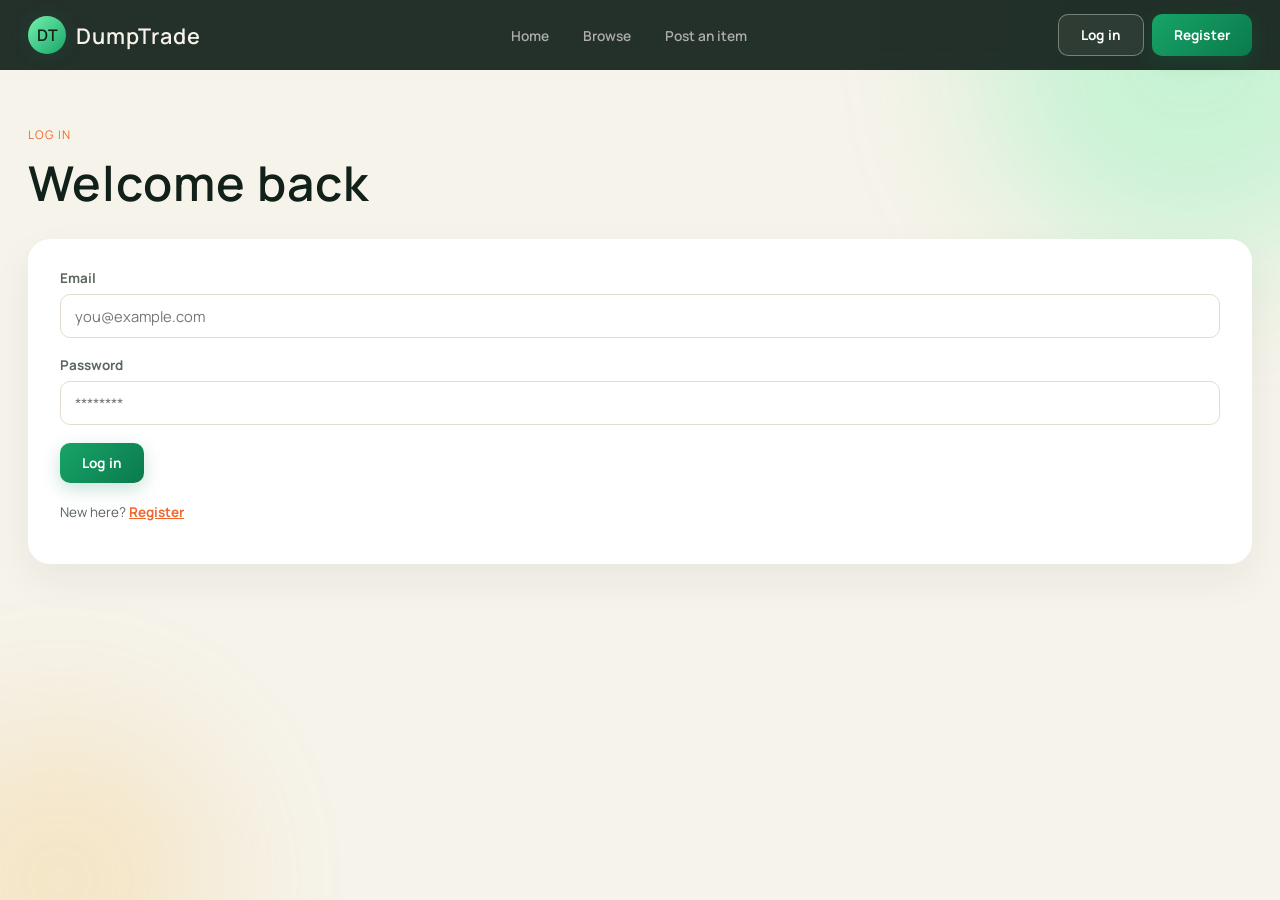
<file: frontend/login.html>
<!DOCTYPE html>
<html lang="en">
<head>
<meta charset="UTF-8">
<meta name="viewport" content="width=device-width, initial-scale=1.0">
<title>Log in &mdash; DumpTrade</title>
<link rel="stylesheet" href="css/styles.css?v=3">
</head>
<body>

<div class="blob blob-1"></div>
<div class="blob blob-2"></div>

<nav class="topnav">
  <a class="brand" href="index.html"><span class="brand-mark">DT</span><span class="brand-name">DumpTrade</span></a>
  <div class="nav-links">
    <a class="nav-btn" href="index.html">Home</a>
    <a class="nav-btn" href="browse.html">Browse</a>
    <a class="nav-btn" href="post.html">Post an item</a>
  </div>
  <div class="nav-auth">
    <a class="btn btn-outline" href="login.html">Log in</a>
    <a class="btn btn-primary" href="register.html">Register</a>
  </div>
</nav>

<main>
  <div class="section">
    <div class="section-head"><span class="section-eyebrow">LOG IN</span><h2>Welcome back</h2></div>
    <form class="form-card auth-card" onsubmit="handleAuthSubmit(event)">
      <label class="field"><span>Email</span><input id="login-email" type="email" required placeholder="you@example.com"></label>
      <label class="field"><span>Password</span><input id="login-password" type="password" required placeholder="********"></label>
      <div class="detail-actions">
        <button class="btn btn-primary" type="submit">Log in</button>
      </div>
      <p class="auth-switch">New here? <a class="link-btn" href="register.html">Register</a></p>
    </form>
  </div>
</main>

<script src="js/api.js"></script>
<script src="js/listings.js"></script>
<script src="js/auth.js"></script>
</body>
</html>
</file>
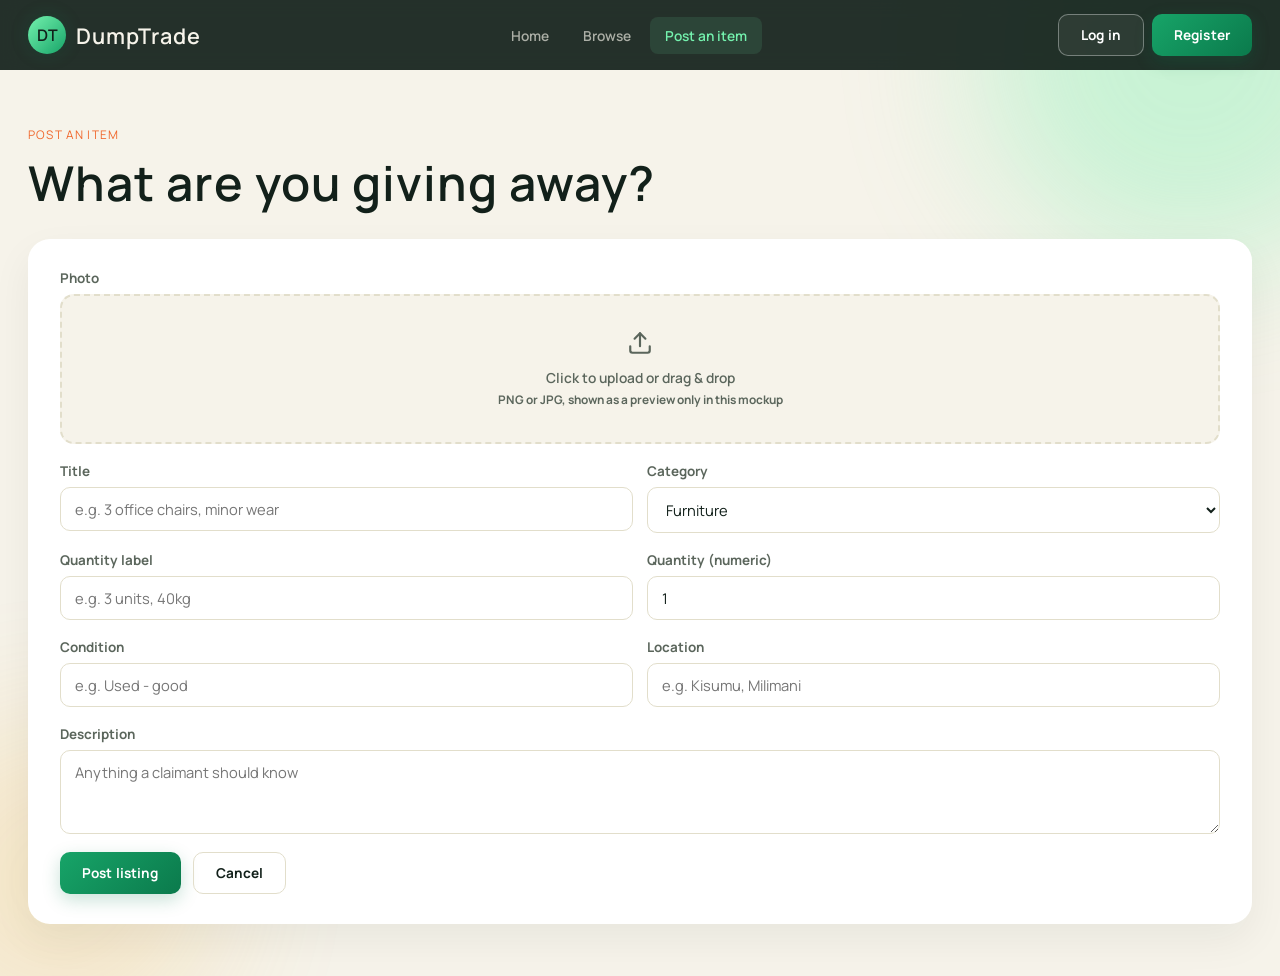
<file: frontend/post.html>
<!DOCTYPE html>
<html lang="en">
<head>
<meta charset="UTF-8">
<meta name="viewport" content="width=device-width, initial-scale=1.0">
<title>Post an item &mdash; DumpTrade</title>
<link rel="stylesheet" href="css/styles.css?v=3">
</head>
<body>

<div class="blob blob-1"></div>
<div class="blob blob-2"></div>

<nav class="topnav">
  <a class="brand" href="index.html"><span class="brand-mark">DT</span><span class="brand-name">DumpTrade</span></a>
  <div class="nav-links">
    <a class="nav-btn" href="index.html">Home</a>
    <a class="nav-btn" href="browse.html">Browse</a>
    <a class="nav-btn active" href="post.html">Post an item</a>
  </div>
  <div class="nav-auth">
    <a class="btn btn-outline" href="login.html">Log in</a>
    <a class="btn btn-primary" href="register.html">Register</a>
  </div>
</nav>

<main>
  <div class="section">
    <div class="section-head"><span class="section-eyebrow">POST AN ITEM</span><h2>What are you giving away?</h2></div>
    <div class="form-card">
      <label class="field"><span>Photo</span>
        <div id="dropzone" class="dropzone">
          <svg width="26" height="26" viewBox="0 0 24 24" fill="none" stroke="currentColor" stroke-width="2" stroke-linecap="round" stroke-linejoin="round"><path d="M21 15v4a2 2 0 0 1-2 2H5a2 2 0 0 1-2-2v-4"></path><polyline points="17 8 12 3 7 8"></polyline><line x1="12" y1="3" x2="12" y2="15"></line></svg>
          <div class="dropzone-text">Click to upload or drag & drop</div>
          <div class="dropzone-sub">PNG or JPG, shown as a preview only in this mockup</div>
        </div>
        <input type="file" id="photo-input" accept="image/*" style="display:none">
      </label>
      <div class="field-row">
        <label class="field"><span>Title</span><input id="f-title" placeholder="e.g. 3 office chairs, minor wear"></label>
        <label class="field"><span>Category</span>
          <select id="f-category"></select>
        </label>
      </div>
      <div class="field-row">
        <label class="field"><span>Quantity label</span><input id="f-qtylabel" placeholder="e.g. 3 units, 40kg"></label>
        <label class="field"><span>Quantity (numeric)</span><input id="f-qtynum" type="number" min="1" value="1"></label>
      </div>
      <div class="field-row">
        <label class="field"><span>Condition</span><input id="f-condition" placeholder="e.g. Used - good"></label>
        <label class="field"><span>Location</span><input id="f-location" placeholder="e.g. Kisumu, Milimani"></label>
      </div>
      <label class="field"><span>Description</span><textarea id="f-description" rows="3" placeholder="Anything a claimant should know"></textarea></label>
      <div class="detail-actions">
        <button class="btn btn-primary" onclick="submitPost()">Post listing</button>
        <a class="btn btn-outline-dark" href="index.html">Cancel</a>
      </div>
    </div>
  </div>
</main>

<script src="js/api.js"></script>
<script src="js/listings.js"></script>
<script src="js/post.js"></script>
</body>
</html>
</file>
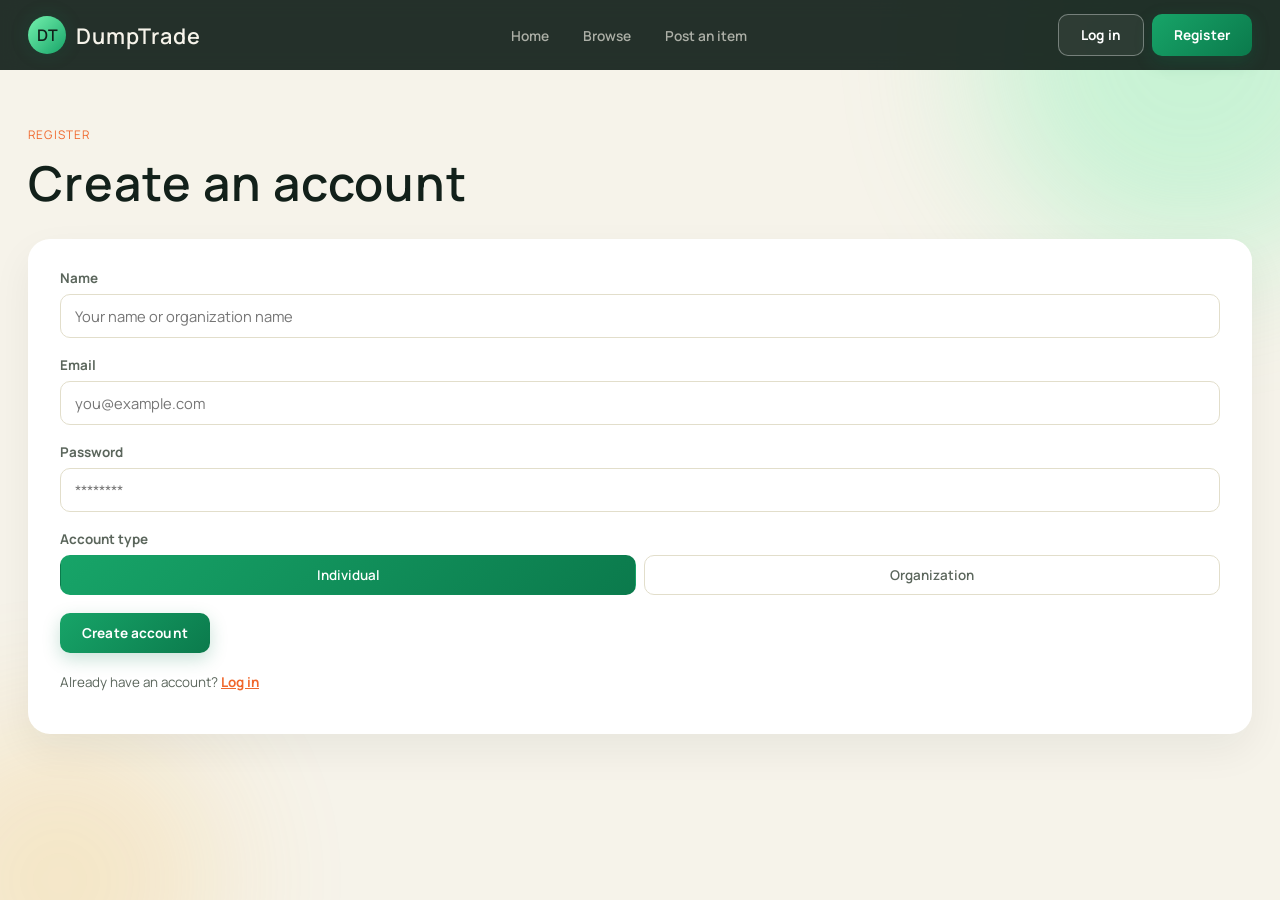
<file: frontend/register.html>
<!DOCTYPE html>
<html lang="en">
<head>
<meta charset="UTF-8">
<meta name="viewport" content="width=device-width, initial-scale=1.0">
<title>Register &mdash; DumpTrade</title>
<link rel="stylesheet" href="css/styles.css?v=3">
</head>
<body>

<div class="blob blob-1"></div>
<div class="blob blob-2"></div>

<nav class="topnav">
  <a class="brand" href="index.html"><span class="brand-mark">DT</span><span class="brand-name">DumpTrade</span></a>
  <div class="nav-links">
    <a class="nav-btn" href="index.html">Home</a>
    <a class="nav-btn" href="browse.html">Browse</a>
    <a class="nav-btn" href="post.html">Post an item</a>
  </div>
  <div class="nav-auth">
    <a class="btn btn-outline" href="login.html">Log in</a>
    <a class="btn btn-primary" href="register.html">Register</a>
  </div>
</nav>

<main>
  <div class="section">
    <div class="section-head"><span class="section-eyebrow">REGISTER</span><h2>Create an account</h2></div>
    <form class="form-card auth-card" onsubmit="handleAuthSubmit(event)">
      <label class="field"><span>Name</span><input id="reg-name" required placeholder="Your name or organization name"></label>
      <label class="field"><span>Email</span><input id="reg-email" type="email" required placeholder="you@example.com"></label>
      <label class="field"><span>Password</span><input id="reg-password" type="password" required placeholder="********"></label>
      <label class="field"><span>Account type</span>
        <div class="toggle-row">
          <button type="button" class="toggle-btn toggle-active" id="toggle-individual" onclick="selectAccountType('individual')">Individual</button>
          <button type="button" class="toggle-btn" id="toggle-organization" onclick="selectAccountType('organization')">Organization</button>
        </div>
      </label>
      <div class="detail-actions">
        <button class="btn btn-primary" type="submit">Create account</button>
      </div>
      <p class="auth-switch">Already have an account? <a class="link-btn" href="login.html">Log in</a></p>
    </form>
  </div>
</main>

<script src="js/api.js"></script>
<script src="js/listings.js"></script>
<script src="js/auth.js"></script>
</body>
</html>
</file>
<file: frontend/css/styles.css>
@import url('https://fonts.googleapis.com/css2?family=Manrope:wght@400;500;600;700&display=swap');

:root {
  --paper: #F6F3EA;
  --paper-deep: #ECE8D9;
  --ink: #12201A;
  --ink-soft: #5B665C;
  --green-1: #0B7A4C;
  --green-2: #17A468;
  --green-3: #74F2AE;
  --tangerine: #F0672C;
  --gold: #F0AE2E;
  --card: #FFFFFF;
  --line: #E2DECB;
  --shadow-green: rgba(11, 122, 76, 0.22);
  --radius: 16px;
}

* { box-sizing: border-box; }
html, body { margin: 0; padding: 0; }
body {
  font-family: 'Manrope', sans-serif;
  background: var(--paper);
  color: var(--ink);
  min-height: 100vh;
}
h1 { font-family: 'Manrope', sans-serif; font-weight: 600; font-size: 36px; letter-spacing: .02em; margin: 0; }
h2 { font-family: 'Manrope', sans-serif; font-weight: 600; font-size: 48px; letter-spacing: .02em; margin: 0; }
h3 { font-family: 'Manrope', sans-serif; font-weight: 600; font-size: 44px; margin: 0; }
button { font-family: 'Manrope', sans-serif; cursor: pointer; }
input, select, textarea { font-family: 'Manrope', sans-serif; }
a { color: inherit; text-decoration: none; }

/* Decorative background blobs */
.blob { position: fixed; border-radius: 50%; filter: blur(70px); opacity: .35; z-index: 0; pointer-events: none; }
.blob-1 { width: 420px; height: 420px; background: var(--green-3); top: -160px; right: -120px; }
.blob-2 { width: 320px; height: 320px; background: var(--gold); bottom: -140px; left: -100px; opacity: .18; }

#app, main { position: relative; z-index: 1; }

/* ---------- Nav ---------- */
.topnav {
  position: sticky; top: 0; z-index: 40;
  display: flex; align-items: center; justify-content: space-between;
  padding: 14px 28px;
  background: rgba(18, 32, 26, 0.92);
  backdrop-filter: blur(10px);
  color: #F6F3EA;
  flex-wrap: wrap; gap: 12px;
}
.brand { display: inline-flex; align-items: center; gap: 10px; }
.brand-mark {
  width: 38px; height: 38px; border-radius: 50%;
  background: linear-gradient(135deg, var(--green-3), var(--green-2));
  display: flex; align-items: center; justify-content: center;
  font-family: 'Manrope', sans-serif; font-weight: 600; font-size: 16px; color: var(--ink);
  box-shadow: 0 0 18px var(--shadow-green);
}
.brand-name { font-family: 'Manrope', sans-serif; font-weight: 600; font-size: 1.35rem; letter-spacing: .04em; color: #F6F3EA; }
.nav-links { display: flex; gap: 4px; flex-wrap: wrap; }
.nav-btn {
  display: inline-flex; align-items: center;
  background: none; border: none; padding: 9px 15px; font-size: .86rem;
  font-weight: 600; color: rgba(246,243,234,0.65); border-radius: 8px; transition: all .15s ease;
}
.nav-btn:hover { color: #fff; background: rgba(255,255,255,0.08); }
.nav-btn.active { color: var(--green-3); background: rgba(116,242,174,0.1); }
.nav-auth { display: flex; gap: 8px; }

.btn {
  display: inline-flex; align-items: center; justify-content: center;
  font-size: .85rem; font-weight: 700; padding: 11px 22px; border-radius: 10px;
  border: none; letter-spacing: .01em; transition: all .15s ease;
}
.btn-primary { background: linear-gradient(135deg, var(--green-2), var(--green-1)); color: #fff; box-shadow: 0 6px 18px var(--shadow-green); }
.btn-primary:hover { transform: translateY(-1px); box-shadow: 0 10px 24px var(--shadow-green); }
.btn-primary:disabled { background: #b7b8ac; box-shadow: none; cursor: not-allowed; transform: none; }
.btn-outline { background: rgba(255,255,255,0.06); color: #fff; border: 1.5px solid rgba(255,255,255,0.35); }
.btn-outline:hover { background: rgba(255,255,255,0.14); }
.btn-outline-dark { background: transparent; color: var(--ink); border: 1.5px solid var(--line); }
.btn-outline-dark:hover { border-color: var(--ink); background: rgba(18,32,26,0.04); }

/* ---------- Hero ---------- */
.hero { position: relative; padding: 76px 0 44px 28px; width: 100%; overflow: hidden; }
.hero-content { position: relative; z-index: 2; max-width: 620px; }
.hero-visual {
  position: absolute; top: 0; right: 0; bottom: 0; width: 58%; min-width: 380px;
  z-index: 1; pointer-events: none;
  -webkit-mask-image: linear-gradient(to left, black 30%, transparent 88%);
  mask-image: linear-gradient(to left, black 30%, transparent 88%);
}
.hero-visual img { width: 100%; height: 100%; object-fit: cover; display: block; }
.hero-eyebrow {
  display: inline-flex; align-items: center; gap: 8px; font-family: 'Manrope', sans-serif;
  font-size: .74rem; letter-spacing: .12em; color: var(--green-1); background: rgba(23,164,104,0.1);
  padding: 6px 12px; border-radius: 20px; margin-bottom: 20px;
}
.hero-title { font-size: 36px; line-height: 1.02; }
.hero-title-accent {
  background: linear-gradient(135deg, var(--green-1), var(--green-2) 60%, var(--tangerine));
  -webkit-background-clip: text; background-clip: text; color: transparent;
}
.hero-sub { font-size: 1.08rem; color: var(--ink-soft); max-width: 500px; margin: 24px 0 30px; line-height: 1.6; }
.hero-actions { display: flex; gap: 12px; flex-wrap: wrap; }

/* ---------- Impact strip ---------- */
.impact-strip { display: flex; gap: 16px; margin: 0 28px 12px; flex-wrap: wrap; }
.impact-card {
  flex: 1; min-width: 160px; padding: 24px 22px; border-radius: var(--radius);
  background: linear-gradient(150deg, var(--green-1), var(--green-2));
  color: #fff; box-shadow: 0 12px 28px var(--shadow-green);
}
.impact-num { font-family: 'Manrope', sans-serif; font-weight: 600; font-size: 2.4rem; }
.impact-label { font-size: .8rem; opacity: .85; text-transform: uppercase; letter-spacing: .06em; margin-top: 2px; }

/* ---------- Sections ---------- */
.section { padding: 52px 28px; max-width: 1400px; margin: 0 auto; }
.section-head { margin-bottom: 24px; }
.section-eyebrow { font-family: 'Manrope', sans-serif; font-size: .74rem; letter-spacing: .1em; color: var(--tangerine); }
.section-head h2 { font-size: 48px; margin-top: 6px; }

.chip-row { display: flex; gap: 10px; flex-wrap: wrap; margin-bottom: 8px; }
.chip {
  display: inline-flex; align-items: center; gap: 8px; background: var(--card);
  border: 1.5px solid var(--line); border-radius: 24px; padding: 8px 16px 8px 8px;
  font-size: .84rem; font-weight: 600; color: var(--ink); transition: all .15s ease;
}
.chip:hover { border-color: var(--green-2); transform: translateY(-1px); }
.chip-active { background: var(--ink); color: #fff; border-color: var(--ink); }
.chip-swatch, .cat-tag-swatch {
  font-family: 'Manrope', sans-serif; font-size: .65rem; font-weight: 700;
  background: linear-gradient(135deg, var(--green-2), var(--green-1)); color: #fff;
  padding: 3px 6px; border-radius: 5px;
}

/* ---------- Ticket cards ---------- */
.ticket-grid { display: grid; grid-template-columns: repeat(auto-fill, minmax(250px, 1fr)); gap: 22px; margin-top: 26px; }
.ticket-card {
  background: var(--card); border-radius: var(--radius); text-align: left; padding: 0;
  overflow: hidden; display: flex; flex-direction: column; border: 1px solid var(--line);
  transition: transform .18s ease, box-shadow .18s ease; box-shadow: 0 2px 8px rgba(18,32,26,0.04);
}
.ticket-card:hover { transform: translateY(-5px); box-shadow: 0 18px 34px rgba(11,122,76,0.16); }
.ticket-photo {
  height: 130px; position: relative; display: flex; align-items: center; justify-content: center;
  font-family: 'Manrope', sans-serif; font-weight: 600; font-size: 2.3rem; color: rgba(255,255,255,.55);
  background: linear-gradient(135deg, var(--green-2), var(--green-1));
  background-size: cover; background-position: center;
}
.stamp-badge {
  position: absolute; top: 12px; right: 12px; border-radius: 20px;
  padding: 4px 12px; font-family: 'Manrope', sans-serif; font-size: .64rem; font-weight: 700;
  letter-spacing: .05em; text-transform: uppercase; transform: rotate(-4deg);
  box-shadow: 0 4px 10px rgba(0,0,0,0.15);
}
.stamp-available { background: #fff; color: var(--green-1); }
.stamp-claimed { background: var(--gold); color: #4A3707; }
.stamp-collected { background: rgba(255,255,255,0.9); color: var(--ink-soft); }

.ticket-perf { height: 0; border-top: 2px dashed var(--line); margin: 0 14px; position: relative; }
.ticket-perf::before, .ticket-perf::after { content: ''; position: absolute; top: -7px; width: 14px; height: 14px; background: var(--paper); border-radius: 50%; }
.ticket-perf::before { left: -20px; }
.ticket-perf::after { right: -20px; }

.ticket-body { padding: 16px 18px 18px; display: flex; flex-direction: column; gap: 7px; flex: 1; }
.cat-tag { display: inline-flex; align-items: center; gap: 6px; font-size: .72rem; font-weight: 600; color: var(--ink-soft); width: fit-content; }
.ticket-title { font-family: 'Manrope', sans-serif; font-size: 1.02rem; font-weight: 600; margin: 2px 0 0; line-height: 1.3; }
.ticket-meta { font-size: .78rem; color: var(--ink-soft); display: flex; align-items: center; gap: 6px; flex-wrap: wrap; }
.ticket-meta .meta-item { display: inline-flex; align-items: center; gap: 4px; }
.ticket-qty { font-family: 'Manrope', sans-serif; font-size: .76rem; color: var(--tangerine); font-weight: 600; margin-top: 4px; }

/* ---------- How it works ---------- */
.how-it-works { background: var(--card); border-radius: 24px; margin: 0 28px; max-width: 1400px; margin-inline: auto; }
.steps-row { display: grid; grid-template-columns: repeat(auto-fit, minmax(210px, 1fr)); gap: 26px; margin-top: 12px; }
.step-num {
  display: inline-flex; align-items: center; justify-content: center; width: 44px; height: 44px;
  border-radius: 12px; background: linear-gradient(135deg, var(--green-3), var(--green-2));
  font-family: 'Manrope', sans-serif; font-weight: 600; font-size: 1.1rem; color: var(--ink); margin-bottom: 12px;
}
.step h3 { font-family: 'Manrope', sans-serif; font-size: 44px; font-weight: 600; margin-bottom: 6px; }
.step p { font-size: .9rem; color: var(--ink-soft); line-height: 1.55; margin: 0; }

/* ---------- Browse / filters ---------- */
.search-row { display: flex; gap: 10px; margin-bottom: 20px; flex-wrap: wrap; }
.search-input, .select-input {
  padding: 12px 16px; border: 1.5px solid var(--line); border-radius: 10px; font-size: .9rem;
  background: var(--card); color: var(--ink); transition: border-color .15s ease;
}
.search-input:focus, .select-input:focus { outline: none; border-color: var(--green-2); box-shadow: 0 0 0 3px rgba(23,164,104,0.15); }
.search-input { flex: 1; min-width: 220px; }
.select-input { min-width: 170px; }
.filter-label { font-size: .68rem; font-weight: 700; text-transform: uppercase; letter-spacing: .06em; color: var(--ink-soft); display: block; margin-bottom: 6px; }
.filter-group { display: flex; flex-direction: column; }
.empty-state { padding: 48px; text-align: center; color: var(--ink-soft); border: 1.5px dashed var(--line); border-radius: var(--radius); margin-top: 24px; background: var(--card); }

/* ---------- Detail ---------- */
.detail-section { max-width: 780px; }
.back-link { display: inline-flex; align-items: center; gap: 6px; color: var(--ink-soft); font-size: .86rem; margin-bottom: 20px; }
.back-link:hover { color: var(--ink); }
.detail-card { border-radius: 22px; overflow: hidden; background: var(--card); box-shadow: 0 20px 50px rgba(18,32,26,0.08); }
.detail-photo {
  height: 260px; position: relative; display: flex; align-items: center; justify-content: center;
  background: linear-gradient(135deg, var(--green-2), var(--green-1));
  background-size: cover; background-position: center;
  font-family: 'Manrope', sans-serif; font-weight: 600; font-size: 3.2rem; color: rgba(255,255,255,.55);
}
.detail-body { padding: 30px 32px 34px; }
.detail-title { font-size: 36px; margin: 10px 0 14px; }
.detail-desc { color: var(--ink-soft); line-height: 1.6; margin-bottom: 22px; font-size: 1rem; }
.detail-facts { display: grid; grid-template-columns: 1fr 1fr; gap: 16px 24px; margin-bottom: 28px; font-size: .92rem; border-top: 1px dashed var(--line); padding-top: 20px; }
.fact-label { display: block; font-family: 'Manrope', sans-serif; font-size: .68rem; text-transform: uppercase; letter-spacing: .06em; color: var(--tangerine); margin-bottom: 3px; }
.detail-actions { display: flex; gap: 12px; flex-wrap: wrap; }
.collected-note { display: inline-flex; align-items: center; gap: 8px; font-size: .92rem; color: var(--green-1); font-weight: 700; background: rgba(23,164,104,0.1); padding: 12px 18px; border-radius: 10px; }

/* ---------- Forms ---------- */
.form-card { background: var(--card); border-radius: 22px; padding: 30px 32px; width: 100%; max-width: 100%; display: flex; flex-direction: column; gap: 18px; box-shadow: 0 16px 40px rgba(18,32,26,0.06); }
.field { display: flex; flex-direction: column; gap: 7px; font-size: .84rem; font-weight: 700; color: var(--ink-soft); }
.field input, .field select, .field textarea {
  padding: 11px 14px; border: 1.5px solid var(--line); border-radius: 10px; font-size: .92rem; color: var(--ink); background: #fff;
  font-weight: 400; transition: border-color .15s ease, box-shadow .15s ease;
}
.field input:focus, .field select:focus, .field textarea:focus { outline: none; border-color: var(--green-2); box-shadow: 0 0 0 3px rgba(23,164,104,0.15); }
.field-row { display: grid; grid-template-columns: 1fr 1fr; gap: 14px; }

.dropzone {
  border: 2px dashed var(--line); border-radius: 14px; padding: 34px 28px; text-align: center;
  color: var(--ink-soft); cursor: pointer; transition: all .15s ease; background: var(--paper);
}
.dropzone:hover, .dropzone.dragover { border-color: var(--green-2); background: rgba(23,164,104,0.06); color: var(--green-1); }
.dropzone svg { margin-bottom: 8px; }
.dropzone-text { font-size: .86rem; font-weight: 600; }
.dropzone-sub { font-size: .74rem; color: var(--ink-soft); margin-top: 4px; }
.photo-preview-wrap { position: relative; border-radius: 14px; overflow: hidden; height: 160px; }
.photo-preview-wrap img { width: 100%; height: 100%; object-fit: cover; display: block; }
.photo-remove-btn { position: absolute; top: 8px; right: 8px; background: rgba(18,32,26,0.75); color: #fff; border: none; border-radius: 50%; width: 28px; height: 28px; display: flex; align-items: center; justify-content: center; }
.photo-remove-btn:hover { background: var(--ink); }

.auth-card { max-width: 100%; }
.toggle-row { display: flex; gap: 8px; }
.toggle-btn { flex: 1; padding: 10px; border: 1.5px solid var(--line); border-radius: 10px; background: #fff; font-size: .84rem; font-weight: 600; color: var(--ink-soft); }
.toggle-active { background: linear-gradient(135deg, var(--green-2), var(--green-1)); color: #fff; border-color: transparent; }
.auth-switch { font-size: .84rem; color: var(--ink-soft); margin-top: 2px; }
.link-btn { background: none; border: none; color: var(--tangerine); font-weight: 700; padding: 0; text-decoration: underline; }

/* ---------- Toast ---------- */
.toast {
  position: fixed; bottom: 26px; left: 50%; transform: translateX(-50%);
  background: var(--ink); color: #F6F3EA; padding: 13px 22px; border-radius: 12px;
  font-size: .86rem; font-weight: 600; box-shadow: 0 12px 30px rgba(0,0,0,.3);
  z-index: 100; max-width: 90vw; display: none; align-items: center; gap: 10px;
  border-left: 4px solid var(--green-3); animation: toastIn .25s ease;
}
@keyframes toastIn { from { opacity: 0; transform: translate(-50%, 10px); } to { opacity: 1; transform: translate(-50%, 0); } }

main { animation: fadeUp .3s ease; display: block; }
@keyframes fadeUp { from { opacity: 0; transform: translateY(8px); } to { opacity: 1; transform: translateY(0); } }

@media (max-width: 640px) {
  .hero-title { font-size: 2.4rem; }
  .impact-strip { flex-direction: column; }
  .field-row { grid-template-columns: 1fr; }
  .detail-facts { grid-template-columns: 1fr; }
}
</file>
